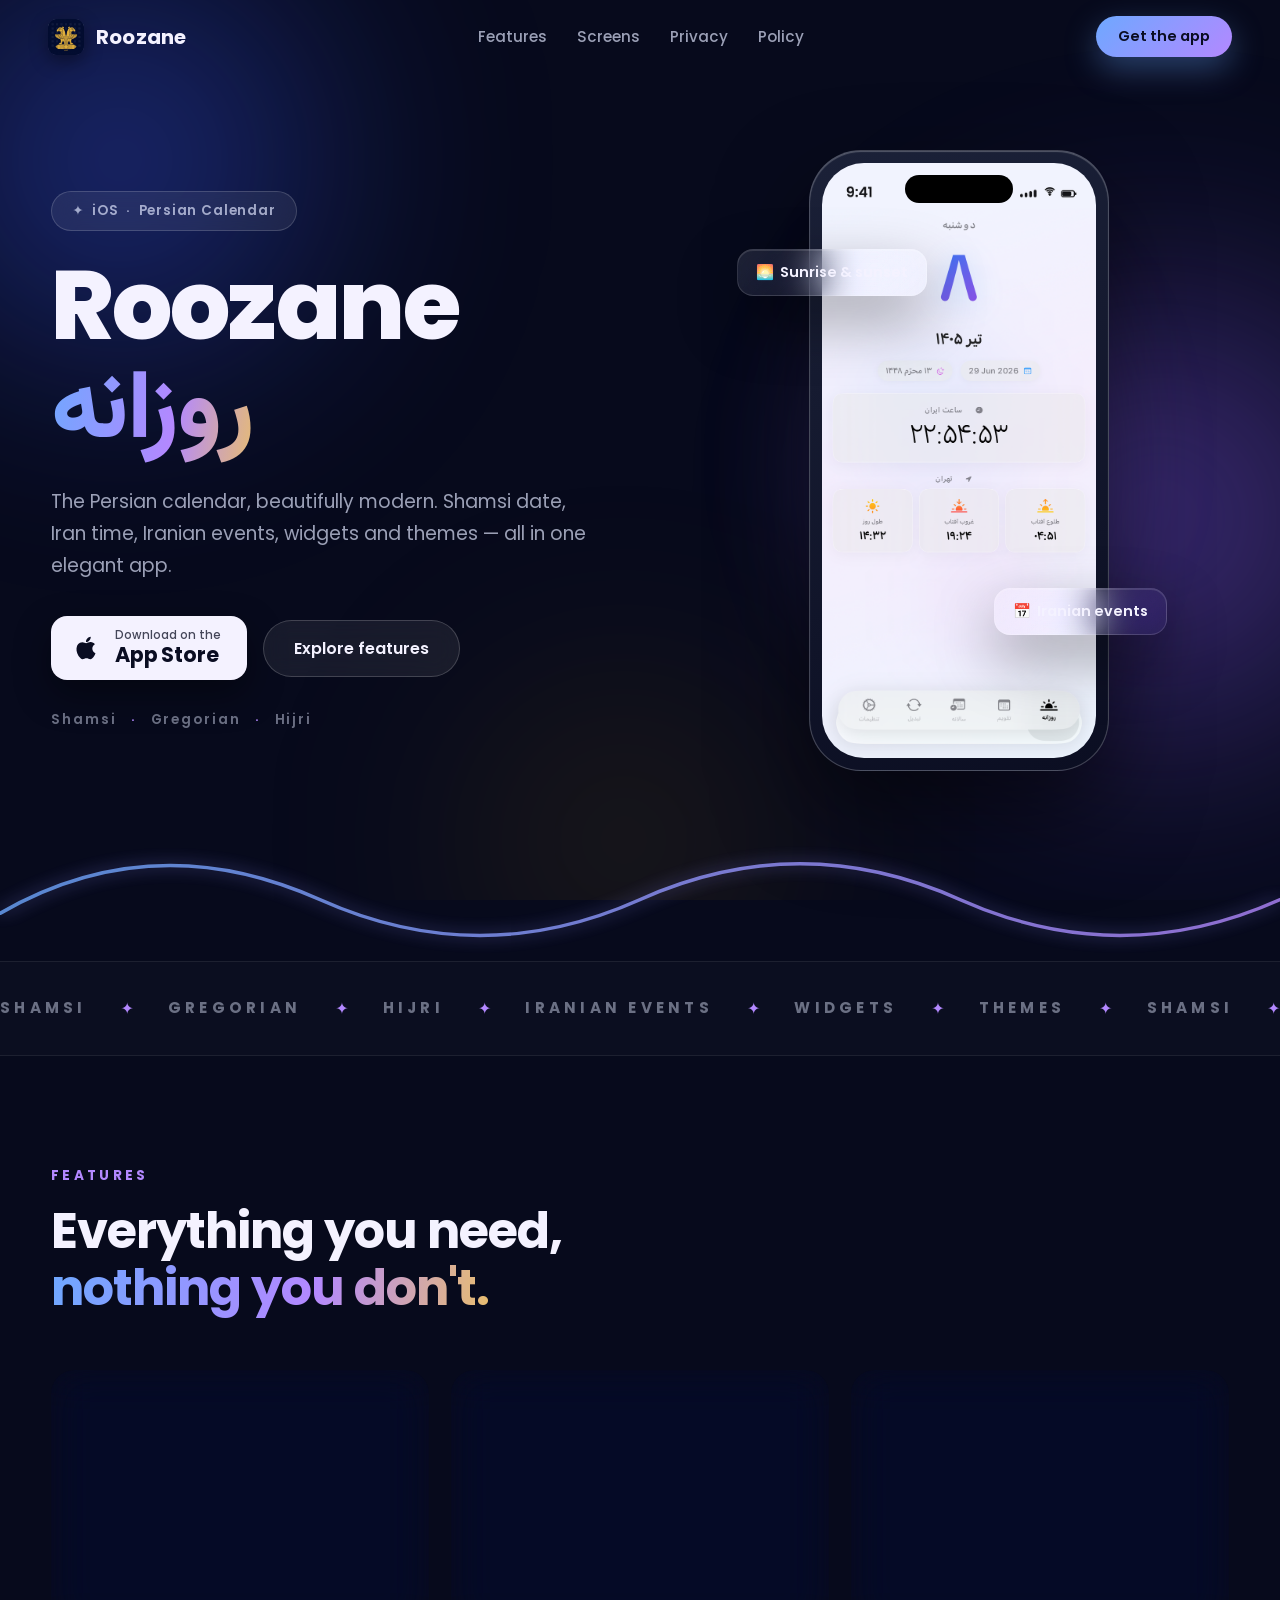
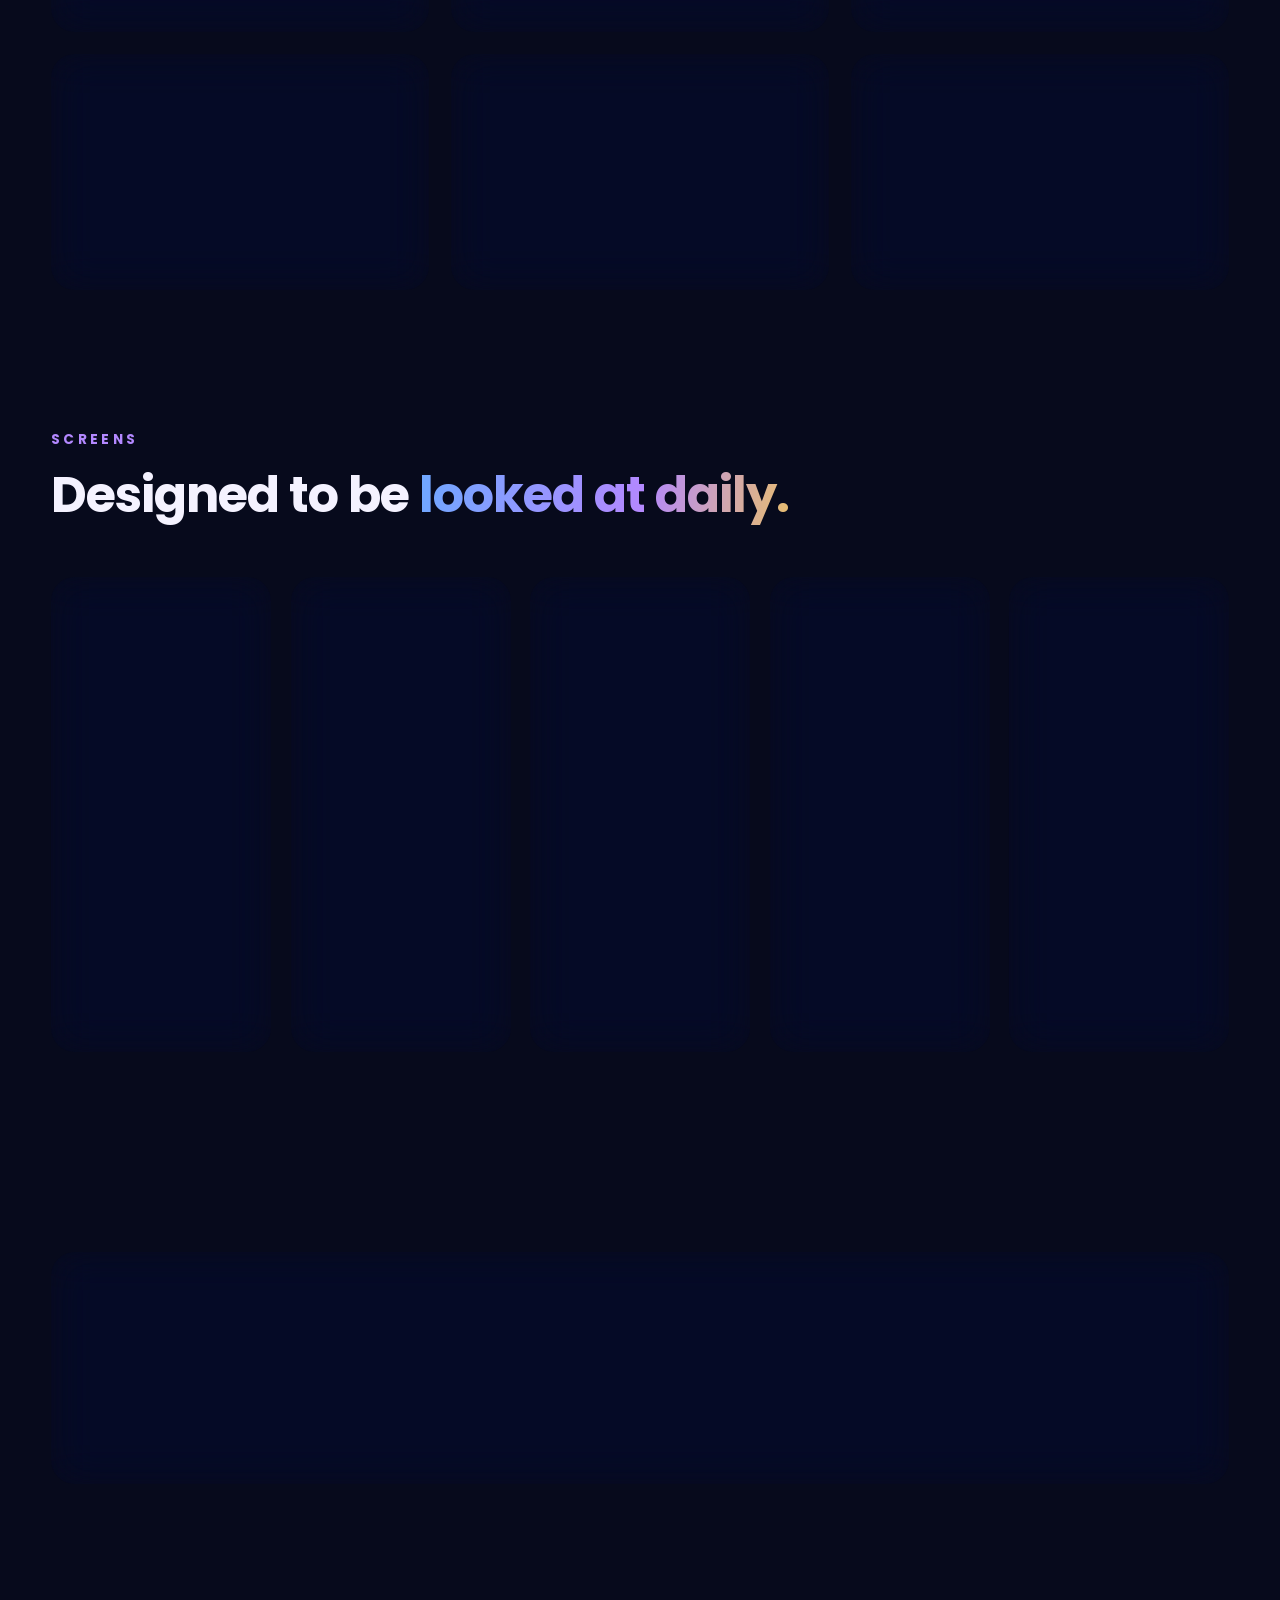
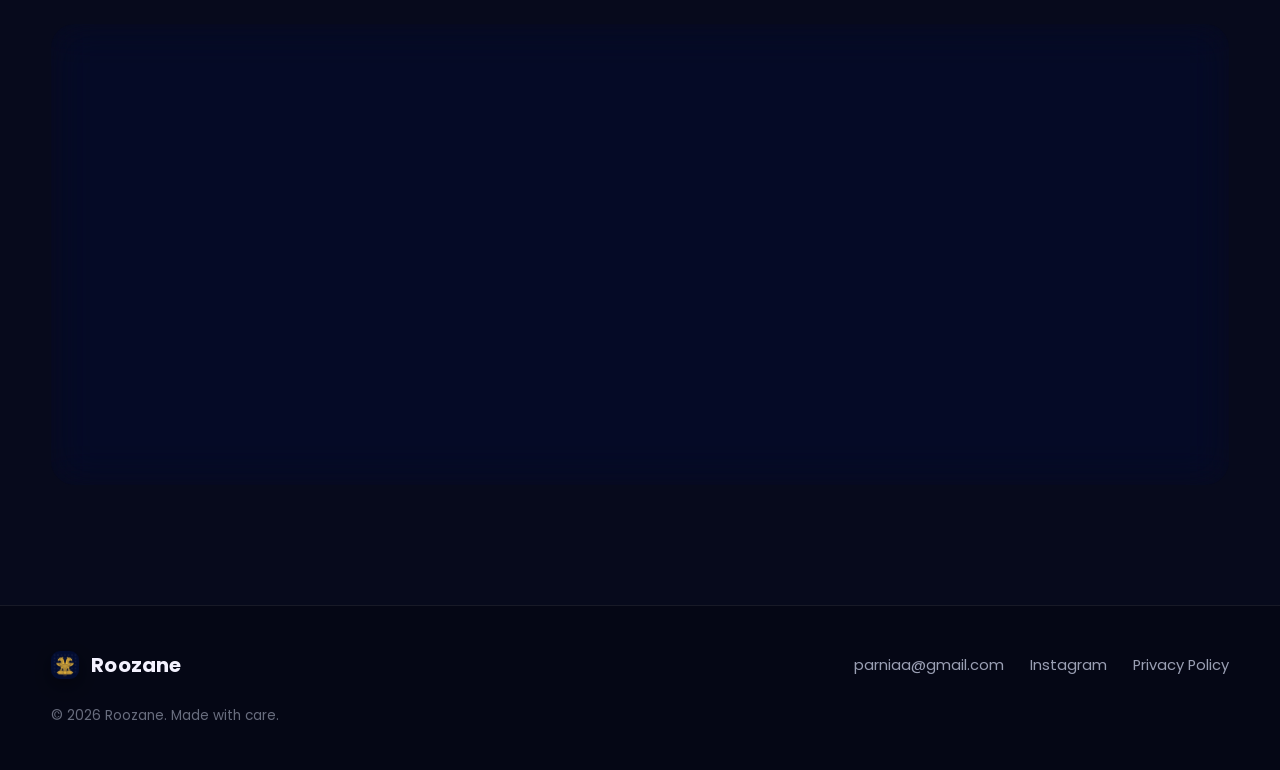
<file: index.html>
<!DOCTYPE html>
<html lang="en">
<head>
<meta charset="UTF-8">
<meta name="viewport" content="width=device-width, initial-scale=1.0">
<title>Roozane — Persian Calendar for iPhone</title>
<meta name="description" content="Roozane is a beautiful Persian calendar for iPhone. Shamsi, Gregorian and Hijri dates, Iranian events, widgets, themes and instant conversion.">
<meta property="og:title" content="Roozane — Persian Calendar">
<meta property="og:description" content="The Persian calendar, beautifully modern. Shamsi · Gregorian · Hijri.">
<meta property="og:image" content="assets/og.png">
<meta property="og:type" content="website">
<link rel="icon" type="image/png" href="assets/icon.png">
<link rel="preconnect" href="https://fonts.googleapis.com">
<link rel="preconnect" href="https://fonts.gstatic.com" crossorigin>
<link href="https://fonts.googleapis.com/css2?family=Poppins:wght@400;500;600;700;800&family=Vazirmatn:wght@400;600&display=swap" rel="stylesheet">
<link rel="stylesheet" href="styles.css">
</head>
<body>

<div class="orbs" aria-hidden="true">
  <div class="orb orb-a"></div>
  <div class="orb orb-b"></div>
  <div class="orb orb-c"></div>
</div>

<nav class="nav" id="nav">
  <a class="brand" href="#top">
    <img src="assets/icon.png" alt="Roozane icon" width="36" height="36">
    <span>Roozane</span>
  </a>
  <div class="nav-links">
    <a href="#features">Features</a>
    <a href="#screens">Screens</a>
    <a href="#privacy">Privacy</a>
    <a href="privacy.html">Policy</a>
  </div>
  <a class="btn btn-small" href="https://apps.apple.com/ca/app/roozane-persian-calendar/id6785550003" target="_blank" rel="noopener">Get the app</a>
</nav>

<header class="hero" id="top">
  <div class="hero-inner">
    <div class="hero-copy">
      <div class="pill reveal">✦ &nbsp;iOS &nbsp;·&nbsp; Persian Calendar</div>
      <h1 class="reveal d1">Roozane<br><span class="grad">روزانه</span></h1>
      <p class="lede reveal d2">The Persian calendar, beautifully modern. Shamsi date, Iran time, Iranian events, widgets and themes — all in one elegant app.</p>
      <div class="cta-row reveal d3">
        <a class="store-btn" href="https://apps.apple.com/ca/app/roozane-persian-calendar/id6785550003" target="_blank" rel="noopener" aria-label="Download on the App Store">
          <svg viewBox="0 0 24 24" width="30" height="30" fill="currentColor" aria-hidden="true"><path d="M17.05 20.28c-.98.95-2.05.8-3.08.35-1.09-.46-2.09-.48-3.24 0-1.44.62-2.2.44-3.06-.35C2.79 15.25 3.51 7.59 9.05 7.31c1.35.07 2.29.74 3.08.8 1.18-.24 2.31-.93 3.57-.84 1.51.12 2.65.72 3.4 1.8-3.12 1.87-2.38 5.98.48 7.13-.57 1.5-1.31 2.99-2.53 4.08zM12.03 7.25c-.15-2.23 1.66-4.07 3.74-4.25.29 2.58-2.34 4.5-3.74 4.25z"/></svg>
          <span><small>Download on the</small><strong>App Store</strong></span>
        </a>
        <a class="btn btn-ghost" href="#features">Explore features</a>
      </div>
      <div class="hero-meta reveal d4">
        <span>Shamsi</span><i>·</i><span>Gregorian</span><i>·</i><span>Hijri</span>
      </div>
    </div>
    <div class="hero-visual reveal d2">
      <div class="phone-wrap" id="phoneWrap">
        <div class="phone-glow"></div>
        <div class="phone">
          <img src="assets/screen-today.png" alt="Roozane today view">
          <div class="phone-notch"></div>
        </div>
        <div class="chip chip-a glass">🌅 &nbsp;Sunrise &amp; sunset</div>
        <div class="chip chip-b glass">📅 &nbsp;Iranian events</div>
      </div>
    </div>
  </div>
  <svg class="wave" viewBox="0 0 1440 220" preserveAspectRatio="none" aria-hidden="true">
    <defs>
      <linearGradient id="wg" x1="0" y1="0" x2="1" y2="0">
        <stop offset="0" stop-color="#6ea8ff"/><stop offset="1" stop-color="#b388ff"/>
      </linearGradient>
    </defs>
    <path id="wavePath" d="M0,150 C120,60 240,60 360,130 C480,200 600,200 720,130 C840,60 960,60 1080,130 C1200,200 1320,200 1440,130" fill="none" stroke="url(#wg)" stroke-width="5" stroke-linecap="round"/>
  </svg>
</header>

<div class="marquee" aria-hidden="true">
  <div class="marquee-track">
    <span>SHAMSI</span><i>✦</i><span>GREGORIAN</span><i>✦</i><span>HIJRI</span><i>✦</i><span>IRANIAN EVENTS</span><i>✦</i><span>WIDGETS</span><i>✦</i><span>THEMES</span><i>✦</i>
    <span>SHAMSI</span><i>✦</i><span>GREGORIAN</span><i>✦</i><span>HIJRI</span><i>✦</i><span>IRANIAN EVENTS</span><i>✦</i><span>WIDGETS</span><i>✦</i><span>THEMES</span><i>✦</i>
  </div>
</div>

<section class="section" id="features">
  <div class="wrap">
    <p class="kicker reveal">Features</p>
    <h2 class="reveal">Everything you need,<br><span class="grad-text">nothing you don't.</span></h2>
    <div class="grid">
      <article class="card glass reveal">
        <div class="icon">🌞</div>
        <h3>Today at a glance</h3>
        <p>Shamsi date, Iran time, sunrise and sunset — your whole day in one beautiful view.</p>
      </article>
      <article class="card glass reveal d1">
        <div class="icon">🎉</div>
        <h3>All Iranian events</h3>
        <p>Every Iranian holiday and occasion, marked right in your month view. Never miss one again.</p>
      </article>
      <article class="card glass reveal d2">
        <div class="icon">🗓️</div>
        <h3>Three calendars, one view</h3>
        <p>Shamsi, Gregorian and Hijri dates together in a single elegant month.</p>
      </article>
      <article class="card glass reveal">
        <div class="icon">🔄</div>
        <h3>Convert any date</h3>
        <p>Jump between Shamsi, Gregorian and Hijri dates in a single tap.</p>
      </article>
      <article class="card glass reveal d1">
        <div class="icon">📲</div>
        <h3>Home screen widgets</h3>
        <p>Gorgeous widgets keep today's Shamsi date always in sight.</p>
      </article>
      <article class="card glass reveal d2">
        <div class="icon">🎨</div>
        <h3>Make it yours</h3>
        <p>Customized themes, fonts, widgets, notifications — and much more.</p>
      </article>
    </div>
  </div>
</section>

<section class="section" id="screens">
  <div class="wrap">
    <p class="kicker reveal">Screens</p>
    <h2 class="reveal">Designed to be <span class="grad-text">looked at daily.</span></h2>
    <div class="screens-row">
      <figure class="screen-card glass reveal">
        <div class="mini-phone"><img src="assets/screen-today.png" alt="Today view"></div>
        <figcaption>Today</figcaption>
      </figure>
      <figure class="screen-card glass reveal d1">
        <div class="mini-phone"><img src="assets/screen-month.png" alt="Month view with events"></div>
        <figcaption>Month &amp; events</figcaption>
      </figure>
      <figure class="screen-card glass reveal d2">
        <div class="mini-phone"><img src="assets/screen-convert.png" alt="Date converter"></div>
        <figcaption>Converter</figcaption>
      </figure>
      <figure class="screen-card glass reveal d3">
        <div class="mini-phone"><img src="assets/screen-widget.png" alt="Widgets"></div>
        <figcaption>Widgets</figcaption>
      </figure>
      <figure class="screen-card glass reveal d4">
        <div class="mini-phone"><img src="assets/screen-settings.png" alt="Themes and settings"></div>
        <figcaption>Themes</figcaption>
      </figure>
    </div>
  </div>
</section>

<section class="section" id="privacy">
  <div class="wrap">
    <div class="privacy-panel glass reveal">
      <div class="icon big">🔒</div>
      <div>
        <h2>Private by design.</h2>
        <p>Roozane does not collect, store, or transmit any personal data. All calendar calculations, conversions and settings happen entirely on your device. No analytics, no ads, no tracking — ever.</p>
        <a class="link" href="privacy.html">Read the full privacy policy →</a>
      </div>
    </div>
  </div>
</section>

<section class="section download" id="download">
  <div class="wrap">
    <div class="dl-card glass reveal">
      <img src="assets/icon.png" alt="Roozane icon" width="96" height="96" class="dl-icon">
      <h2>Get <span class="grad-text">Roozane</span> today.</h2>
      <p>Free for iPhone. Your Persian calendar, beautifully modern.</p>
      <a class="store-btn" href="https://apps.apple.com/ca/app/roozane-persian-calendar/id6785550003" target="_blank" rel="noopener" aria-label="Download on the App Store">
        <svg viewBox="0 0 24 24" width="30" height="30" fill="currentColor" aria-hidden="true"><path d="M17.05 20.28c-.98.95-2.05.8-3.08.35-1.09-.46-2.09-.48-3.24 0-1.44.62-2.2.44-3.06-.35C2.79 15.25 3.51 7.59 9.05 7.31c1.35.07 2.29.74 3.08.8 1.18-.24 2.31-.93 3.57-.84 1.51.12 2.65.72 3.4 1.8-3.12 1.87-2.38 5.98.48 7.13-.57 1.5-1.31 2.99-2.53 4.08zM12.03 7.25c-.15-2.23 1.66-4.07 3.74-4.25.29 2.58-2.34 4.5-3.74 4.25z"/></svg>
        <span><small>Download on the</small><strong>App Store</strong></span>
      </a>
    </div>
  </div>
</section>

<footer class="footer">
  <div class="wrap foot-inner">
    <a class="brand" href="#top">
      <img src="assets/icon.png" alt="Roozane icon" width="28" height="28">
      <span>Roozane</span>
    </a>
    <div class="foot-links">
      <a href="mailto:parniaa@gmail.com">parniaa@gmail.com</a>
      <a href="https://www.instagram.com/roozanecal" target="_blank" rel="noopener">Instagram</a>
      <a href="privacy.html">Privacy Policy</a>
    </div>
    <p class="copy">© 2026 Roozane. Made with care.</p>
  </div>
</footer>

<script src="script.js"></script>
</body>
</html>
</file>
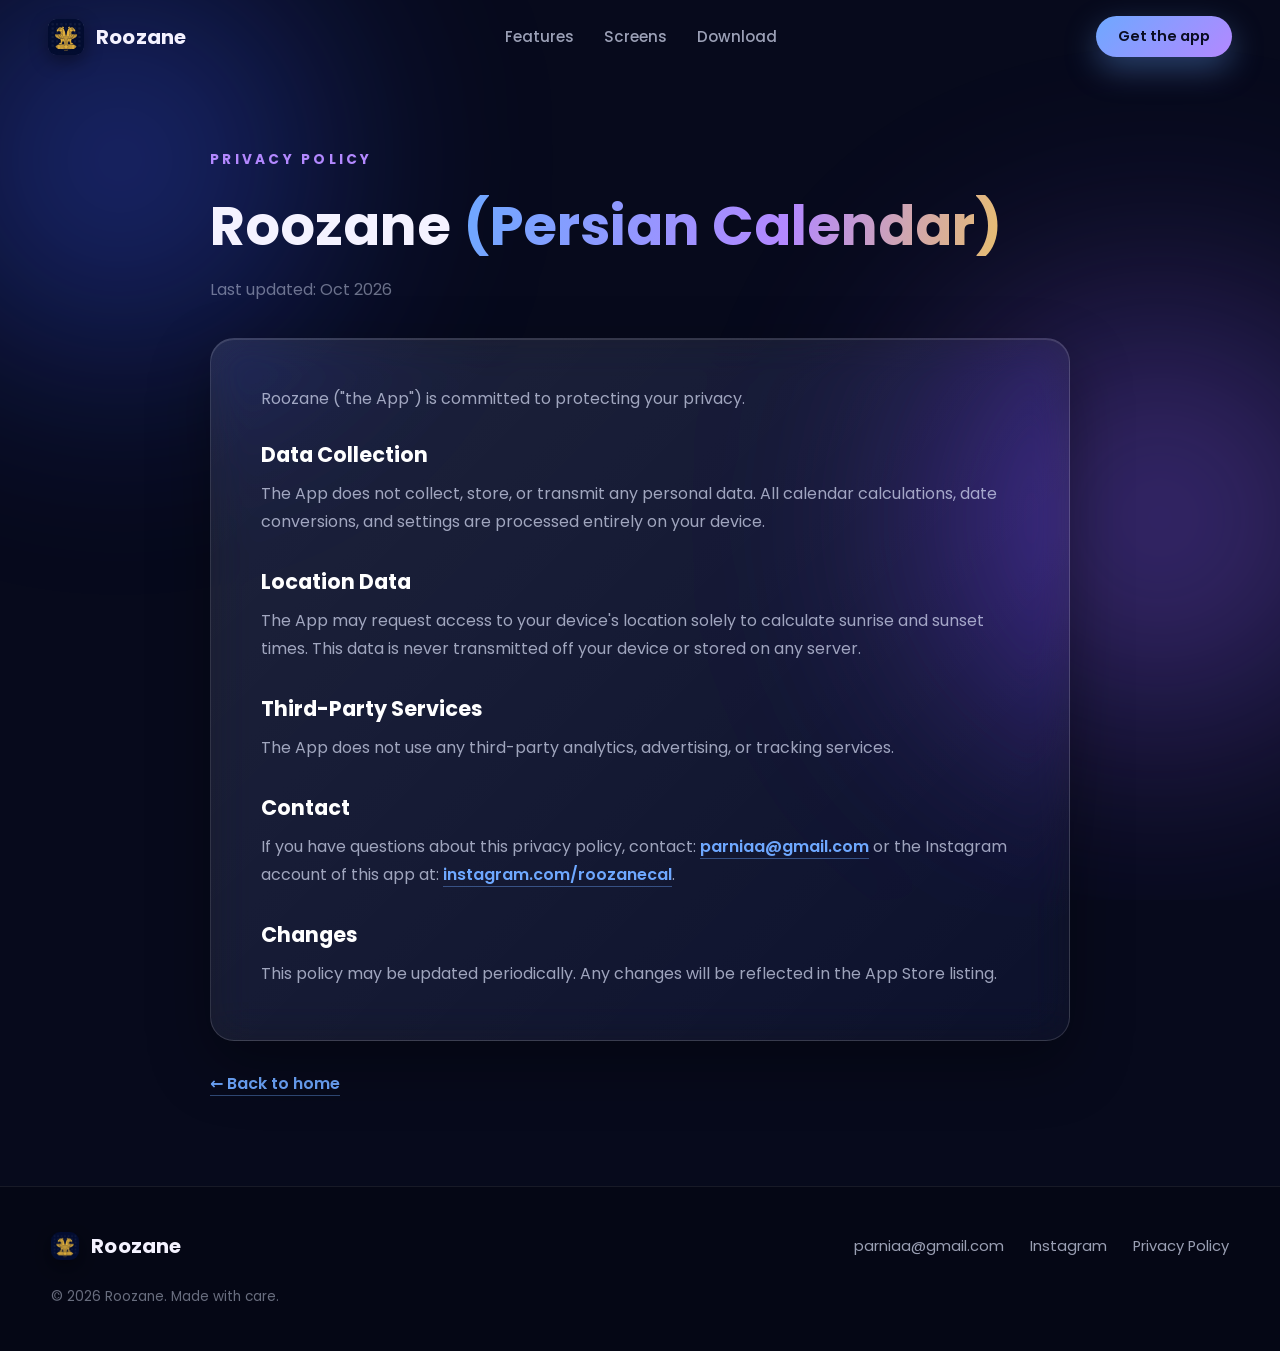
<file: privacy.html>
<!DOCTYPE html>
<html lang="en">
<head>
<meta charset="UTF-8">
<meta name="viewport" content="width=device-width, initial-scale=1.0">
<title>Privacy Policy — Roozane</title>
<meta name="description" content="Privacy Policy for Roozane (Persian Calendar).">
<link rel="icon" type="image/png" href="assets/icon.png">
<link rel="preconnect" href="https://fonts.googleapis.com">
<link rel="preconnect" href="https://fonts.gstatic.com" crossorigin>
<link href="https://fonts.googleapis.com/css2?family=Poppins:wght@400;500;600;700;800&family=Vazirmatn:wght@400;600&display=swap" rel="stylesheet">
<link rel="stylesheet" href="styles.css">
</head>
<body>

<div class="orbs" aria-hidden="true">
  <div class="orb orb-a"></div>
  <div class="orb orb-b"></div>
</div>

<nav class="nav" id="nav">
  <a class="brand" href="index.html">
    <img src="assets/icon.png" alt="Roozane icon" width="36" height="36">
    <span>Roozane</span>
  </a>
  <div class="nav-links">
    <a href="index.html#features">Features</a>
    <a href="index.html#screens">Screens</a>
    <a href="index.html#download">Download</a>
  </div>
  <a class="btn btn-small" href="https://apps.apple.com/ca/app/roozane-persian-calendar/id6785550003" target="_blank" rel="noopener">Get the app</a>
</nav>

<main class="wrap policy">
  <p class="kicker">Privacy Policy</p>
  <h1>Roozane <span class="grad-text">(Persian Calendar)</span></h1>
  <p class="muted">Last updated: Oct 2026</p>

  <article class="glass policy-card">
    <p>Roozane ("the App") is committed to protecting your privacy.</p>

    <h2>Data Collection</h2>
    <p>The App does not collect, store, or transmit any personal data. All calendar calculations, date conversions, and settings are processed entirely on your device.</p>

    <h2>Location Data</h2>
    <p>The App may request access to your device's location solely to calculate sunrise and sunset times. This data is never transmitted off your device or stored on any server.</p>

    <h2>Third-Party Services</h2>
    <p>The App does not use any third-party analytics, advertising, or tracking services.</p>

    <h2>Contact</h2>
    <p>If you have questions about this privacy policy, contact: <a class="link" href="mailto:parniaa@gmail.com">parniaa@gmail.com</a> or the Instagram account of this app at: <a class="link" href="https://www.instagram.com/roozanecal" target="_blank" rel="noopener">instagram.com/roozanecal</a>.</p>

    <h2>Changes</h2>
    <p>This policy may be updated periodically. Any changes will be reflected in the App Store listing.</p>
  </article>

  <p class="back"><a class="link" href="index.html">← Back to home</a></p>
</main>

<footer class="footer">
  <div class="wrap foot-inner">
    <a class="brand" href="index.html">
      <img src="assets/icon.png" alt="Roozane icon" width="28" height="28">
      <span>Roozane</span>
    </a>
    <div class="foot-links">
      <a href="mailto:parniaa@gmail.com">parniaa@gmail.com</a>
      <a href="https://www.instagram.com/roozanecal" target="_blank" rel="noopener">Instagram</a>
      <a href="privacy.html">Privacy Policy</a>
    </div>
    <p class="copy">© 2026 Roozane. Made with care.</p>
  </div>
</footer>

<script src="script.js"></script>
</body>
</html>
</file>
<file: styles.css>
/* ============ Roozane marketing site — liquid glass ============ */
:root {
  --bg: #070a1c;
  --bg2: #0d1230;
  --ink: #f4f2ff;
  --muted: rgba(226, 232, 255, .68);
  --faint: rgba(226, 232, 255, .45);
  --blue: #6ea8ff;
  --purple: #b388ff;
  --gold: #e8be6e;
  --glass-bg: linear-gradient(135deg, rgba(255,255,255,.10), rgba(255,255,255,.03));
  --glass-brd: rgba(255,255,255,.14);
  --radius: 24px;
  --font: 'Poppins', system-ui, sans-serif;
  --fa: 'Vazirmatn', 'Poppins', sans-serif;
}
* { margin: 0; padding: 0; box-sizing: border-box; }
html { scroll-behavior: smooth; }
body {
  font-family: var(--font);
  background: var(--bg);
  color: var(--ink);
  overflow-x: hidden;
  -webkit-font-smoothing: antialiased;
}
::selection { background: rgba(139,136,255,.4); }
img { max-width: 100%; display: block; }
a { color: inherit; text-decoration: none; }
.wrap { width: min(1180px, 92vw); margin: 0 auto; }

/* ambient orbs */
.orbs { position: fixed; inset: 0; z-index: -1; overflow: hidden; }
.orb { position: absolute; border-radius: 50%; filter: blur(110px); opacity: .55; }
.orb-a { width: 560px; height: 560px; left: -160px; top: -120px;
  background: radial-gradient(circle, #3b5bff 0%, transparent 70%);
  animation: drift 16s ease-in-out infinite alternate; }
.orb-b { width: 640px; height: 640px; right: -200px; top: 22%;
  background: radial-gradient(circle, #8b5cf6 0%, transparent 70%);
  animation: drift 20s ease-in-out infinite alternate-reverse; }
.orb-c { width: 480px; height: 480px; left: 30%; bottom: -180px;
  background: radial-gradient(circle, #b8860b55 0%, transparent 70%);
  animation: drift 24s ease-in-out infinite alternate; }
@keyframes drift {
  from { transform: translate(0,0) scale(1); }
  to { transform: translate(90px, 60px) scale(1.12); }
}

/* glass */
.glass {
  background: var(--glass-bg);
  -webkit-backdrop-filter: blur(20px) saturate(160%);
  backdrop-filter: blur(20px) saturate(160%);
  border: 1px solid var(--glass-brd);
  border-radius: var(--radius);
  box-shadow: 0 24px 60px rgba(0,0,0,.35), inset 0 1px 0 rgba(255,255,255,.12);
}

/* nav */
.nav {
  position: fixed; top: 0; left: 0; right: 0; z-index: 50;
  display: flex; align-items: center; justify-content: space-between;
  padding: 16px min(4vw, 48px);
  transition: background .35s, border-color .35s, backdrop-filter .35s;
  border-bottom: 1px solid transparent;
}
.nav.scrolled {
  background: rgba(7,10,28,.62);
  -webkit-backdrop-filter: blur(18px) saturate(160%);
  backdrop-filter: blur(18px) saturate(160%);
  border-bottom-color: rgba(255,255,255,.08);
}
.brand { display: flex; align-items: center; gap: 12px; font-weight: 700; font-size: 1.25rem; letter-spacing: .01em; }
.brand img { border-radius: 9px; box-shadow: 0 6px 18px rgba(0,0,0,.4); }
.nav-links { display: flex; gap: 30px; }
.nav-links a { color: var(--muted); font-size: .95rem; font-weight: 500; transition: color .25s; }
.nav-links a:hover { color: #fff; }

/* buttons */
.btn {
  display: inline-flex; align-items: center; justify-content: center;
  padding: 15px 30px; border-radius: 999px; font-weight: 600; font-size: 1rem;
  background: linear-gradient(135deg, var(--blue), var(--purple));
  color: #0a0d22; border: none; cursor: pointer;
  box-shadow: 0 12px 32px rgba(110,168,255,.35);
  transition: transform .25s, box-shadow .25s;
}
.btn:hover { transform: translateY(-2px) scale(1.02); box-shadow: 0 18px 44px rgba(139,136,255,.45); }
.btn-small { padding: 10px 22px; font-size: .9rem; }
.btn-ghost {
  background: rgba(255,255,255,.07); color: var(--ink);
  border: 1px solid rgba(255,255,255,.18);
  -webkit-backdrop-filter: blur(12px); backdrop-filter: blur(12px);
  box-shadow: none;
}
.btn-ghost:hover { box-shadow: 0 12px 30px rgba(0,0,0,.35); }
.store-btn {
  display: inline-flex; align-items: center; gap: 14px;
  background: #f4f2ff; color: #0a0d22; border-radius: 16px;
  padding: 12px 26px 12px 20px; transition: transform .25s, box-shadow .25s;
  box-shadow: 0 14px 36px rgba(0,0,0,.4);
}
.store-btn:hover { transform: translateY(-2px) scale(1.02); box-shadow: 0 20px 48px rgba(0,0,0,.5); }
.store-btn span { display: flex; flex-direction: column; line-height: 1.25; text-align: left; }
.store-btn small { font-size: .72rem; font-weight: 500; opacity: .75; }
.store-btn strong { font-size: 1.3rem; font-weight: 700; letter-spacing: -.01em; }
.link { color: var(--blue); font-weight: 600; border-bottom: 1px solid rgba(110,168,255,.4); transition: color .2s; }
.link:hover { color: var(--purple); }

/* hero */
.hero { position: relative; padding: 150px 0 0; overflow: hidden; }
.hero-inner {
  width: min(1180px, 92vw); margin: 0 auto;
  display: grid; grid-template-columns: 1.05fr .95fr; gap: 40px; align-items: center;
}
.pill {
  display: inline-block; padding: 9px 20px; border-radius: 999px;
  font-size: .85rem; font-weight: 600; letter-spacing: .06em;
  background: rgba(255,255,255,.07); border: 1px solid rgba(255,255,255,.16);
  -webkit-backdrop-filter: blur(12px); backdrop-filter: blur(12px);
  color: var(--muted); margin-bottom: 26px;
}
.hero h1 { font-size: clamp(3.4rem, 7.5vw, 6rem); font-weight: 800; line-height: 1.02; letter-spacing: -.02em; }
.hero h1 .grad { font-family: var(--fa); }
.grad, .grad-text {
  background: linear-gradient(100deg, var(--blue), var(--purple) 60%, var(--gold));
  -webkit-background-clip: text; background-clip: text; color: transparent;
}
.lede { margin-top: 22px; font-size: 1.18rem; line-height: 1.7; color: var(--muted); max-width: 34rem; }
.cta-row { display: flex; gap: 16px; margin-top: 34px; flex-wrap: wrap; align-items: center; }
.hero-meta { margin-top: 30px; color: var(--faint); font-weight: 600; letter-spacing: .14em; font-size: .85rem; display: flex; gap: 14px; align-items: center; }
.hero-meta i { font-style: normal; color: var(--purple); }

.hero-visual { display: flex; justify-content: center; perspective: 1200px; }
.phone-wrap { position: relative; transform-style: preserve-3d; will-change: transform; }
.phone-glow {
  position: absolute; inset: 8% -14%; z-index: -1;
  background: radial-gradient(ellipse, rgba(139,108,255,.5), transparent 65%);
  filter: blur(50px);
}
.phone {
  width: min(300px, 64vw); border-radius: 52px; padding: 12px;
  background: linear-gradient(160deg, #1b2138, #0b0e22);
  border: 1px solid rgba(255,255,255,.22);
  box-shadow: 0 40px 90px rgba(0,0,0,.55), inset 0 1px 1px rgba(255,255,255,.25);
  position: relative; overflow: hidden;
}
.phone img { border-radius: 42px; width: 100%; }
.phone-notch {
  position: absolute; top: 24px; left: 50%; transform: translateX(-50%);
  width: 108px; height: 28px; border-radius: 999px; background: #000;
}
.chip {
  position: absolute; padding: 12px 18px; border-radius: 16px;
  font-size: .9rem; font-weight: 600; white-space: nowrap;
  animation: float 5s ease-in-out infinite;
}
.chip-a { top: 16%; left: -72px; }
.chip-b { bottom: 22%; right: -58px; animation-delay: -2.5s; }
@keyframes float { 0%,100% { transform: translateY(0); } 50% { transform: translateY(-14px); } }

.wave { display: block; width: 100%; height: 150px; margin-top: 40px; opacity: .8; }
.wave path {
  stroke-dasharray: 2600; stroke-dashoffset: 2600;
  animation: draw 2.6s ease-out .6s forwards;
  filter: drop-shadow(0 0 12px rgba(139,136,255,.7));
}
@keyframes draw { to { stroke-dashoffset: 0; } }

/* marquee */
.marquee { overflow: hidden; padding: 34px 0; border-top: 1px solid rgba(255,255,255,.07); border-bottom: 1px solid rgba(255,255,255,.07); background: rgba(255,255,255,.02); }
.marquee-track { display: flex; gap: 34px; width: max-content; animation: scroll 26s linear infinite; }
.marquee-track span { font-weight: 700; letter-spacing: .28em; font-size: .95rem; color: var(--faint); white-space: nowrap; }
.marquee-track i { font-style: normal; color: var(--purple); }
@keyframes scroll { to { transform: translateX(-50%); } }

/* sections */
.section { padding: 110px 0 30px; }
.kicker { color: var(--purple); font-weight: 700; letter-spacing: .24em; font-size: .85rem; text-transform: uppercase; margin-bottom: 16px; }
.section h2 { font-size: clamp(2rem, 4.4vw, 3.1rem); font-weight: 700; letter-spacing: -.02em; line-height: 1.15; margin-bottom: 54px; }

.grid { display: grid; grid-template-columns: repeat(3, 1fr); gap: 22px; }
.card { padding: 34px 30px; transition: transform .35s, box-shadow .35s, border-color .35s; position: relative; overflow: hidden; }
.card::before {
  content: ""; position: absolute; inset: 0; opacity: 0; transition: opacity .35s;
  background: radial-gradient(420px circle at 50% -10%, rgba(139,136,255,.22), transparent 65%);
}
.card:hover { transform: translateY(-8px); border-color: rgba(139,136,255,.4); box-shadow: 0 30px 70px rgba(0,0,0,.45), 0 0 0 1px rgba(139,136,255,.25), inset 0 1px 0 rgba(255,255,255,.16); }
.card:hover::before { opacity: 1; }
.card .icon { font-size: 2.4rem; margin-bottom: 18px; filter: drop-shadow(0 6px 14px rgba(0,0,0,.4)); }
.card h3 { font-size: 1.22rem; font-weight: 600; margin-bottom: 10px; }
.card p { color: var(--muted); line-height: 1.65; font-size: .98rem; }

/* screens */
.screens-row { display: grid; grid-template-columns: repeat(5, 1fr); gap: 20px; }
.screen-card { padding: 22px 18px 20px; text-align: center; transition: transform .35s; }
.screen-card:hover { transform: translateY(-8px) rotate(-1deg); }
.mini-phone { border-radius: 30px; overflow: hidden; border: 1px solid rgba(255,255,255,.2); box-shadow: 0 18px 44px rgba(0,0,0,.45); margin-bottom: 16px; }
.mini-phone img { width: 100%; }
.screen-card figcaption { font-weight: 600; color: var(--muted); font-size: .95rem; }

/* privacy strip */
.privacy-panel { display: flex; gap: 28px; align-items: center; padding: 44px 48px; margin-top: 60px; }
.privacy-panel .icon.big { font-size: 3.4rem; }
.privacy-panel h2 { font-size: 1.9rem; margin-bottom: 12px; }
.privacy-panel p { color: var(--muted); line-height: 1.7; margin-bottom: 16px; max-width: 56rem; }

/* download */
.download { padding-bottom: 120px; }
.dl-card { text-align: center; padding: 70px 40px; position: relative; overflow: hidden; }
.dl-card::before {
  content: ""; position: absolute; inset: -40%;
  background: conic-gradient(from 0deg, transparent, rgba(139,136,255,.14), transparent 30%);
  animation: spin 9s linear infinite;
}
@keyframes spin { to { transform: rotate(360deg); } }
.dl-card > * { position: relative; }
.dl-icon { border-radius: 24px; margin: 0 auto 26px; box-shadow: 0 20px 50px rgba(0,0,0,.5); }
.dl-card h2 { font-size: clamp(2.2rem, 5vw, 3.4rem); margin-bottom: 12px; }
.dl-card p { color: var(--muted); margin-bottom: 32px; font-size: 1.1rem; }

/* footer */
.footer { border-top: 1px solid rgba(255,255,255,.08); padding: 44px 0; background: rgba(0,0,0,.25); }
.foot-inner { display: flex; align-items: center; justify-content: space-between; gap: 20px; flex-wrap: wrap; }
.foot-links { display: flex; gap: 26px; }
.foot-links a { color: var(--muted); font-size: .92rem; transition: color .2s; }
.foot-links a:hover { color: #fff; }
.copy { color: var(--faint); font-size: .85rem; width: 100%; margin-top: 6px; }

/* privacy page */
.policy { padding: 150px 0 90px; max-width: 860px; }
.policy h1 { font-size: clamp(2.2rem, 5vw, 3.4rem); margin-bottom: 10px; }
.policy .muted { color: var(--faint); margin-bottom: 36px; }
.policy-card { padding: 46px 50px; }
.policy-card h2 { font-size: 1.3rem; margin: 30px 0 10px; color: #fff; }
.policy-card h2:first-of-type { margin-top: 26px; }
.policy-card p { color: var(--muted); line-height: 1.75; margin-bottom: 6px; }
.back { margin-top: 30px; }

/* reveal animations */
.reveal { opacity: 0; transform: translateY(30px); transition: opacity .8s cubic-bezier(.2,.7,.2,1), transform .8s cubic-bezier(.2,.7,.2,1); }
.reveal.in { opacity: 1; transform: none; }
.d1 { transition-delay: .1s; } .d2 { transition-delay: .2s; }
.d3 { transition-delay: .3s; } .d4 { transition-delay: .4s; }

/* responsive */
@media (max-width: 960px) {
  .hero-inner { grid-template-columns: 1fr; text-align: center; }
  .hero-copy .cta-row, .hero-meta { justify-content: center; }
  .lede { margin-left: auto; margin-right: auto; }
  .grid { grid-template-columns: 1fr 1fr; }
  .screens-row { grid-template-columns: repeat(3, 1fr); }
  .nav-links { display: none; }
  .chip-a { left: -8px; } .chip-b { right: -8px; }
  .privacy-panel { flex-direction: column; text-align: center; padding: 36px 28px; }
}
@media (max-width: 620px) {
  .grid { grid-template-columns: 1fr; }
  .screens-row { grid-template-columns: repeat(2, 1fr); }
  .policy-card { padding: 30px 24px; }
}
@media (prefers-reduced-motion: reduce) {
  *, *::before, *::after { animation: none !important; transition: none !important; }
  .reveal { opacity: 1; transform: none; }
  .wave path { stroke-dashoffset: 0; }
}
</file>
